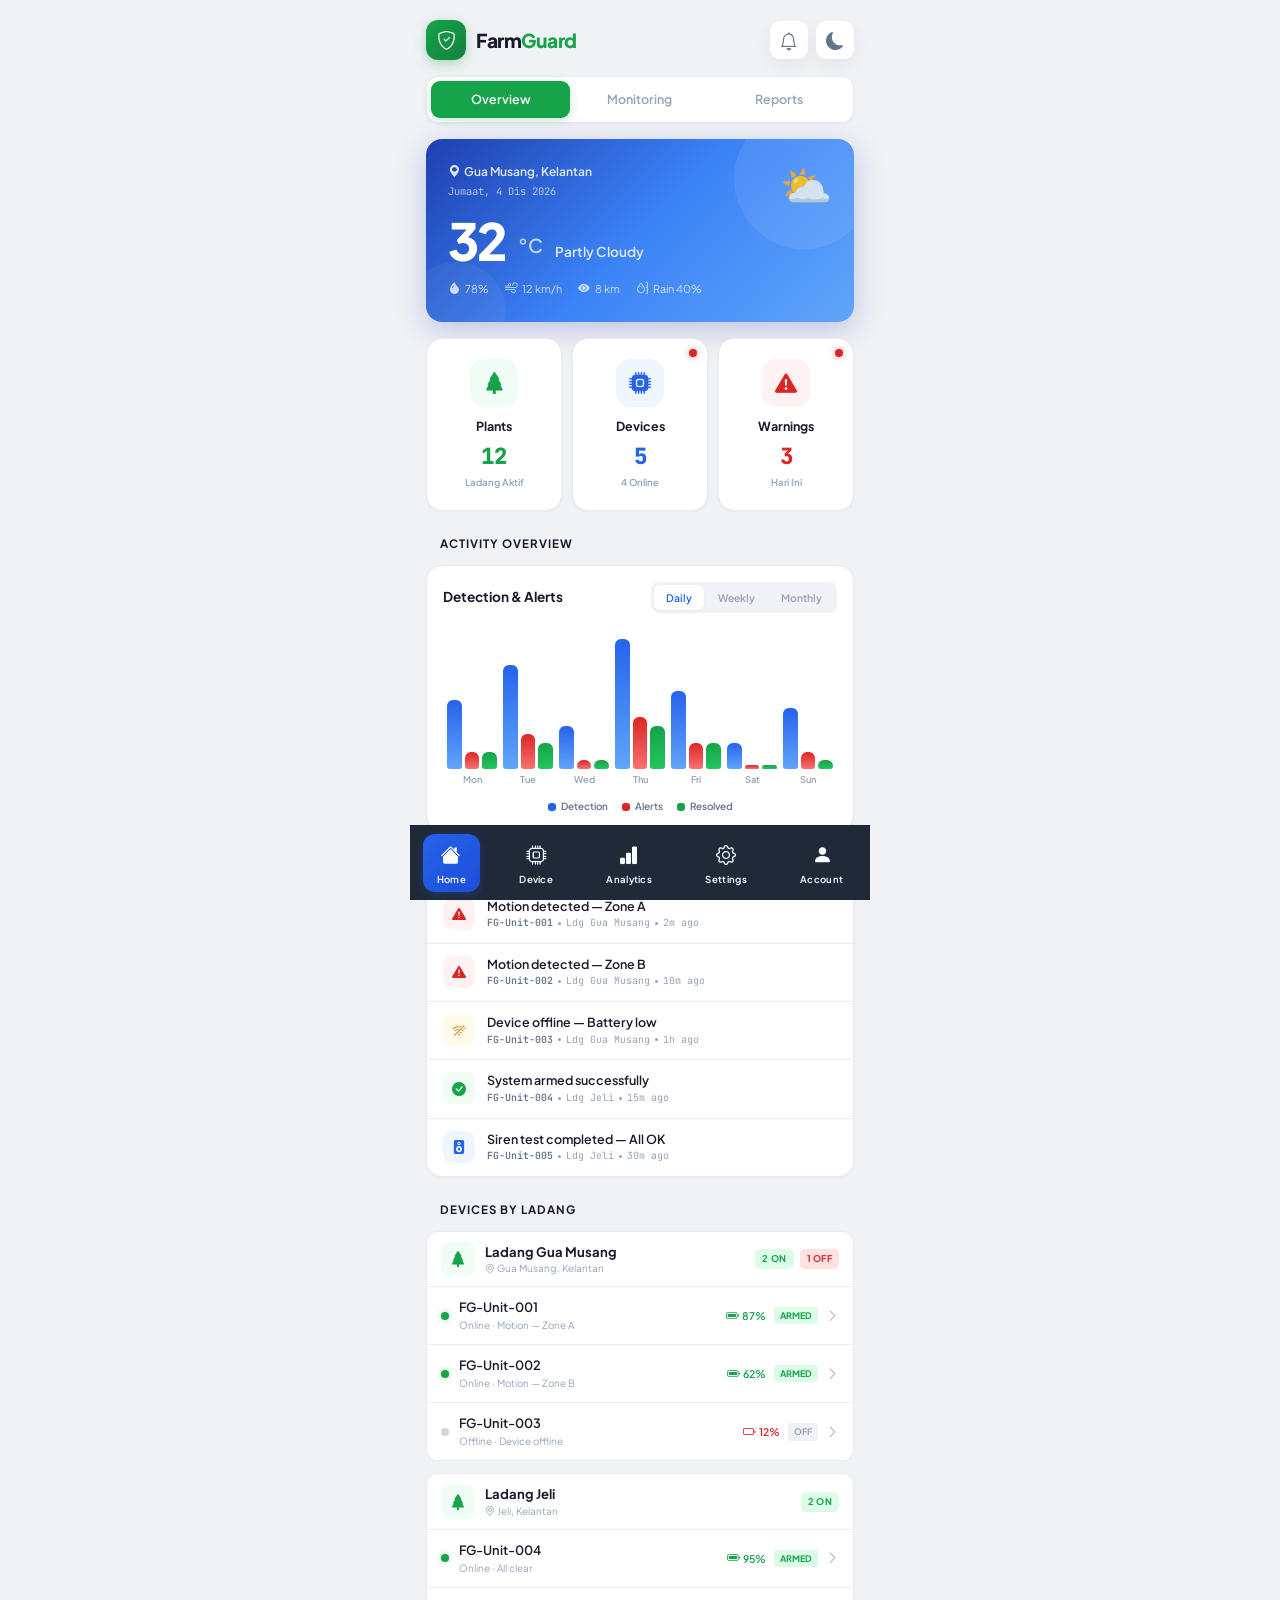
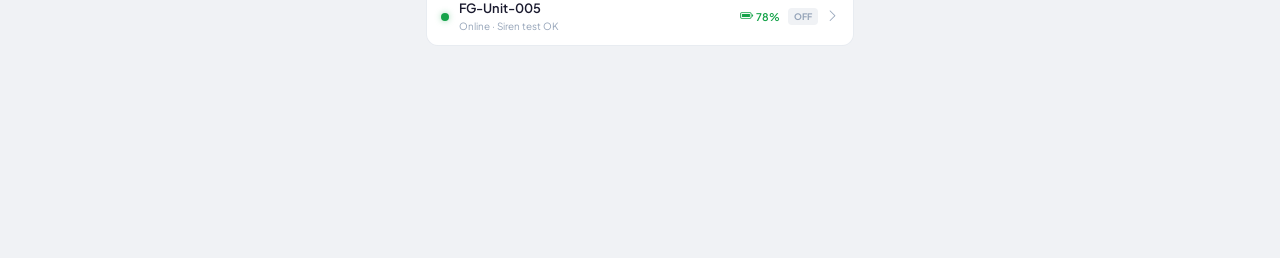
<file: index.html>
<!DOCTYPE html>
<html lang="en">
<head>
    <meta charset="UTF-8">
    <meta name="viewport" content="width=device-width, initial-scale=1.0, user-scalable=no">
    <title>FarmGuard — Home</title>
    <link href="https://cdn.jsdelivr.net/npm/bootstrap@5.3.3/dist/css/bootstrap.min.css" rel="stylesheet">
    <link href="https://cdn.jsdelivr.net/npm/bootstrap-icons@1.11.3/font/bootstrap-icons.min.css" rel="stylesheet">
    <link href="https://fonts.googleapis.com/css2?family=Plus+Jakarta+Sans:wght@300;400;500;600;700;800&family=JetBrains+Mono:wght@400;500;600&display=swap" rel="stylesheet">
    <link rel="stylesheet" href="css/styles.css">
</head>
<body>

<div class="app">
    <!-- Header -->
    <div class="header">
        <div class="brand">
            <div class="brand-logo"><i class="bi bi-shield-check"></i></div>
            <div class="brand-name" id="headerBrandName">Farm<span>Guard</span></div>
        </div>
        <div class="hdr-right">
            <button class="hdr-btn" title="Notifications"><i class="bi bi-bell"></i></button>
            <button class="hdr-btn dm-btn" onclick="toggleDark()" title="Dark Mode"><i class="bi bi-moon-fill"></i></button>
        </div>
    </div>

    <!-- 3 Tabs -->
    <div class="top-tabs">
        <div class="tab-item active">Overview</div>
        <div class="tab-item">Monitoring</div>
        <div class="tab-item">Reports</div>
    </div>

    <!-- Weather Hero -->
    <div class="weather-hero">
        <div class="wh-top">
            <div>
                <div class="wh-loc"><i class="bi bi-geo-alt-fill"></i> Gua Musang, Kelantan</div>
                <div class="wh-date" id="wDate"></div>
            </div>
            <div class="wh-icon">⛅</div>
        </div>
        <div class="wh-main">
            <div class="wh-temp">32</div>
            <div class="wh-deg">°C</div>
            <div class="wh-cond">Partly Cloudy</div>
        </div>
        <div class="wh-details">
            <div class="wh-det"><i class="bi bi-droplet-fill"></i> 78%</div>
            <div class="wh-det"><i class="bi bi-wind"></i> 12 km/h</div>
            <div class="wh-det"><i class="bi bi-eye-fill"></i> 8 km</div>
            <div class="wh-det"><i class="bi bi-moisture"></i> Rain 40%</div>
        </div>
    </div>

    <!-- 3 Square Buttons -->
    <div class="sq-grid">
        <div class="sq-btn" onclick="goPage('plants')">
            <div class="sq-badge" id="plantBadge"></div>
            <div class="sq-icon sq-green"><i class="bi bi-tree-fill"></i></div>
            <div class="sq-label">Plants</div>
            <div class="sq-count c-green">12</div>
            <div class="sq-sub">Ladang Aktif</div>
        </div>
        <div class="sq-btn" onclick="goPage('devices')">
            <div class="sq-badge show" id="devBadge"></div>
            <div class="sq-icon sq-blue"><i class="bi bi-cpu-fill"></i></div>
            <div class="sq-label">Devices</div>
            <div class="sq-count c-blue">5</div>
            <div class="sq-sub">4 Online</div>
        </div>
        <div class="sq-btn" onclick="goPage('warnings')">
            <div class="sq-badge show" id="warnBadge"></div>
            <div class="sq-icon sq-red"><i class="bi bi-exclamation-triangle-fill"></i></div>
            <div class="sq-label">Warnings</div>
            <div class="sq-count c-red">3</div>
            <div class="sq-sub">Hari Ini</div>
        </div>
    </div>

    <!-- Activity Chart -->
    <div class="sec-hdr sec-purple">
        <div class="sec-color"></div>
        <div class="sec-title">Activity Overview</div>
        <div class="sec-line"></div>
    </div>
    <div class="chart-card">
        <div class="chart-head">
            <div class="chart-title">Detection & Alerts</div>
            <div class="chart-filter">
                <div class="cf-item active" onclick="setFilter('daily',this)">Daily</div>
                <div class="cf-item" onclick="setFilter('weekly',this)">Weekly</div>
                <div class="cf-item" onclick="setFilter('monthly',this)">Monthly</div>
            </div>
        </div>
        <div class="chart-area" id="chartArea"></div>
        <div class="chart-legend">
            <div class="legend-item"><div class="legend-dot ld-blue"></div>Detection</div>
            <div class="legend-item"><div class="legend-dot ld-red"></div>Alerts</div>
            <div class="legend-item"><div class="legend-dot ld-green"></div>Resolved</div>
        </div>
    </div>

    <!-- 5 Latest Activity -->
    <div class="sec-hdr sec-blue">
        <div class="sec-color"></div>
        <div class="sec-title">5 Latest Activity</div>
        <div class="sec-line"></div>
    </div>
    <div class="act-card" id="actFeed"></div>

    <!-- Devices by Ladang -->
    <div class="sec-hdr sec-green">
        <div class="sec-color"></div>
        <div class="sec-title">Devices by Ladang</div>
        <div class="sec-line"></div>
    </div>
    <div id="ladangList"></div>
</div>

<!-- Bottom Nav -->
<div class="bnav">
    <button class="ni act" onclick="navHome()"><i class="bi bi-house-fill"></i><span>Home</span></button>
    <button class="ni" onclick="navDevice()"><i class="bi bi-cpu"></i><span>Device</span></button>
    <button class="ni" onclick="alert('Analytics page coming soon')"><i class="bi bi-bar-chart-fill"></i><span>Analytics</span></button>
    <button class="ni" onclick="navSettings()"><i class="bi bi-gear"></i><span>Settings</span></button>
    <button class="ni" onclick="navAccount()"><i class="bi bi-person-fill"></i><span>Account</span></button>
</div>

<script src="js/home.js"></script>
</body>
</html>
</file>
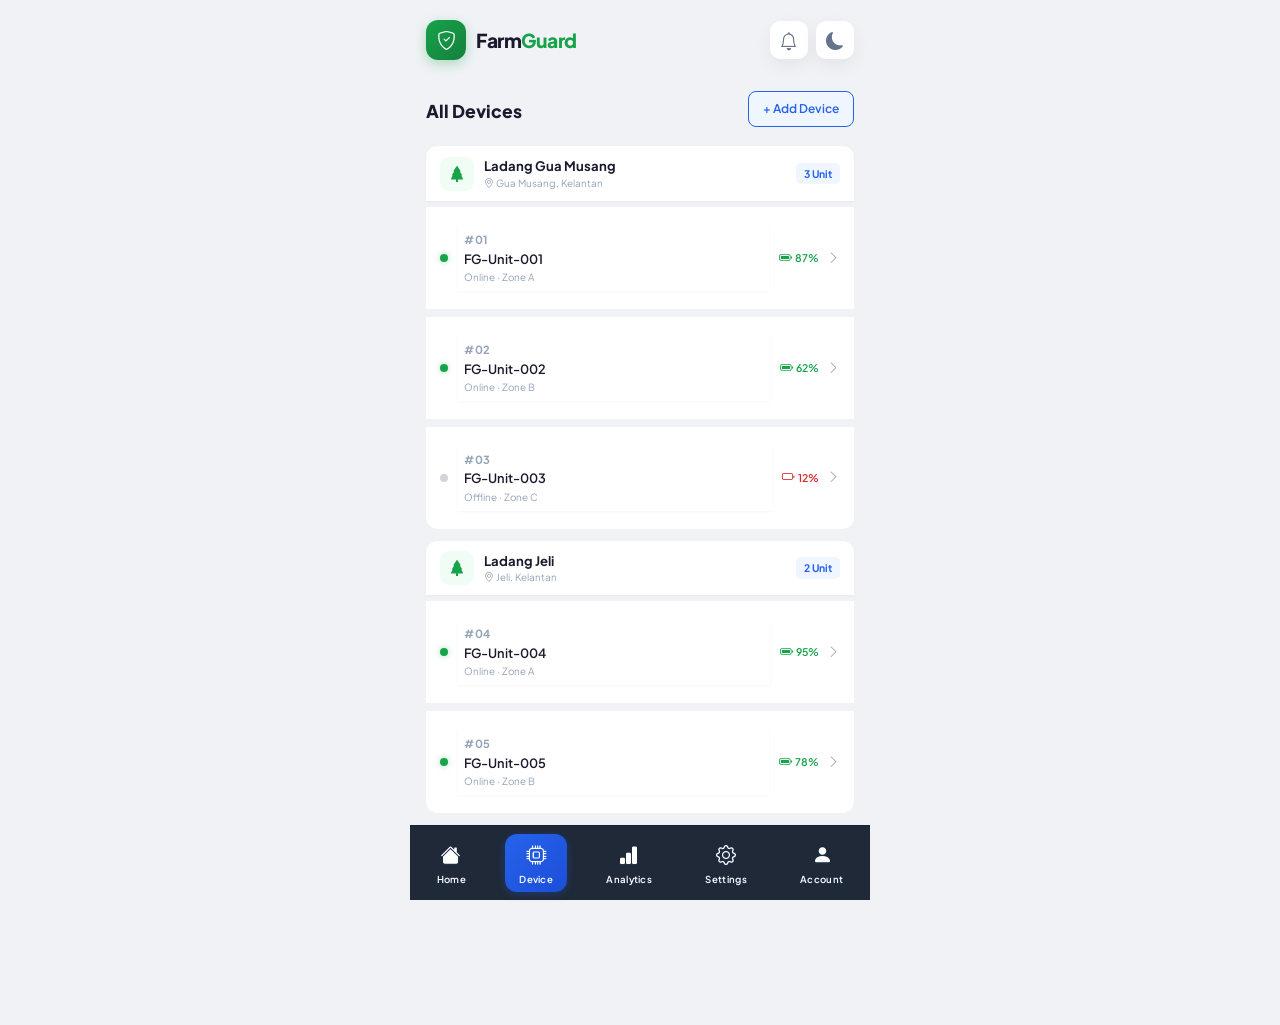
<file: device-list.html>
<!DOCTYPE html>
<html lang="en">
<head>
    <meta charset="UTF-8">
    <meta name="viewport" content="width=device-width, initial-scale=1.0, user-scalable=no">
    <title>FarmGuard — Devices</title>
    <link href="https://cdn.jsdelivr.net/npm/bootstrap@5.3.3/dist/css/bootstrap.min.css" rel="stylesheet">
    <link href="https://cdn.jsdelivr.net/npm/bootstrap-icons@1.11.3/font/bootstrap-icons.min.css" rel="stylesheet">
    <link href="https://fonts.googleapis.com/css2?family=Plus+Jakarta+Sans:wght@300;400;500;600;700;800&family=JetBrains+Mono:wght@400;500;600&display=swap" rel="stylesheet">
    <link rel="stylesheet" href="css/styles.css">
</head>
<body>

<div class="app">
    <!-- Header -->
    <div class="header">
        <div class="brand">
            <div class="brand-logo"><i class="bi bi-shield-check"></i></div>
            <div class="brand-name" id="headerBrandName">Farm<span>Guard</span></div>
        </div>
        <div class="hdr-right">
            <button class="hdr-btn" title="Notifications"><i class="bi bi-bell"></i></button>
            <button class="dark-mode-btn" onclick="toggleDarkMode()" title="Dark Mode"><i class="bi bi-moon-fill"></i></button>
        </div>
    </div>

    <!-- Page Title + Add Button -->
    <div style="display:flex;align-items:center;justify-content:space-between;margin:16px 0 8px">
        <div class="page-title">All Devices</div>
        <button id="openAddDevice" class="dn-edit-btn">+ Add Device</button>
    </div>

    <!-- Device List by Ladang -->
    <div id="devList"></div>
</div>

<!-- Bottom Nav -->
<div class="bnav">
    <button class="ni" onclick="navHome()"><i class="bi bi-house-fill"></i><span>Home</span></button>
    <button class="ni act" onclick="navDevice()"><i class="bi bi-cpu"></i><span>Device</span></button>
    <button class="ni" onclick="alert('Analytics page coming soon')"><i class="bi bi-bar-chart-fill"></i><span>Analytics</span></button>
    <button class="ni" onclick="navSettings()"><i class="bi bi-gear"></i><span>Settings</span></button>
    <button class="ni" onclick="navAccount()"><i class="bi bi-person-fill"></i><span>Account</span></button>
</div>

<script src="js/script.js"></script>
<script src="js/ladang.js"></script>
<script src="js/device-list.js"></script>
    <!-- Add Device Modal -->
    <div id="addDeviceModal" class="modal" style="display:none;align-items:center;justify-content:center;">
        <div class="modal-content">
            <div class="modal-hdr">
                <span>Tambah Device</span>
                <button class="modal-close" onclick="closeAddDeviceModal()"><i class="bi bi-x-lg"></i></button>
            </div>
            <div class="modal-body">
                <label class="ai-label">Pilih Ladang</label>
                <div style="display:flex;gap:8px;margin-bottom:10px;align-items:center">
                    <select id="farmSelect" class="name-input" style="flex:1"></select>
                    <button class="dn-edit-btn" onclick="openAddLadangModal()">Tambah</button>
                </div>

                <label class="ai-label">Lokasi (contoh: Zone A)</label>
                <input id="deviceLoc" class="name-input" placeholder="Lokasi device (optional)">

                <label class="ai-label" style="margin-top:10px">Nama Device</label>
                <input id="deviceName" class="name-input" placeholder="Nama device atau biarkan kosong untuk auto">
                <div style="display:flex;align-items:center;gap:8px;margin-top:8px">
                    <input type="checkbox" id="autoNo">
                    <label for="autoNo">Auto running number</label>
                </div>

                <label class="ai-label" style="margin-top:10px">Tarikh</label>
                <input id="deviceDate" class="name-input" readonly>
            </div>
            <div class="modal-footer">
                <button class="btn-cancel" onclick="closeAddDeviceModal()">Batal</button>
                <button class="btn-save" onclick="addDevice()">Simpan</button>
            </div>
        </div>
    </div>
        <!-- Add Ladang Modal (same pattern as ladang-list) -->
        <div id="addLadangModal" class="modal" style="display:none;align-items:center;justify-content:center;">
            <div class="modal-content">
                <div class="modal-hdr">
                    <span>Tambah Ladang</span>
                    <button class="modal-close" onclick="closeAddLadangModal()"><i class="bi bi-x-lg"></i></button>
                </div>
                <div class="modal-body">
                    <label class="ai-label">Nama Ladang</label>
                    <input id="ladangName" class="name-input" placeholder="Contoh: Ladang Gua Musang">
                    <label class="ai-label" style="margin-top:10px">Lokasi (Bandar, Negeri)</label>
                    <input id="ladangLoc" class="name-input" placeholder="Contoh: Gua Musang, Kelantan">
                </div>
                <div class="modal-footer">
                    <button class="btn-cancel" onclick="closeAddLadangModal()">Batal</button>
                    <button class="btn-save" onclick="saveLadang()">Simpan</button>
                </div>
            </div>
        </div>
</body>
</html>
</file>
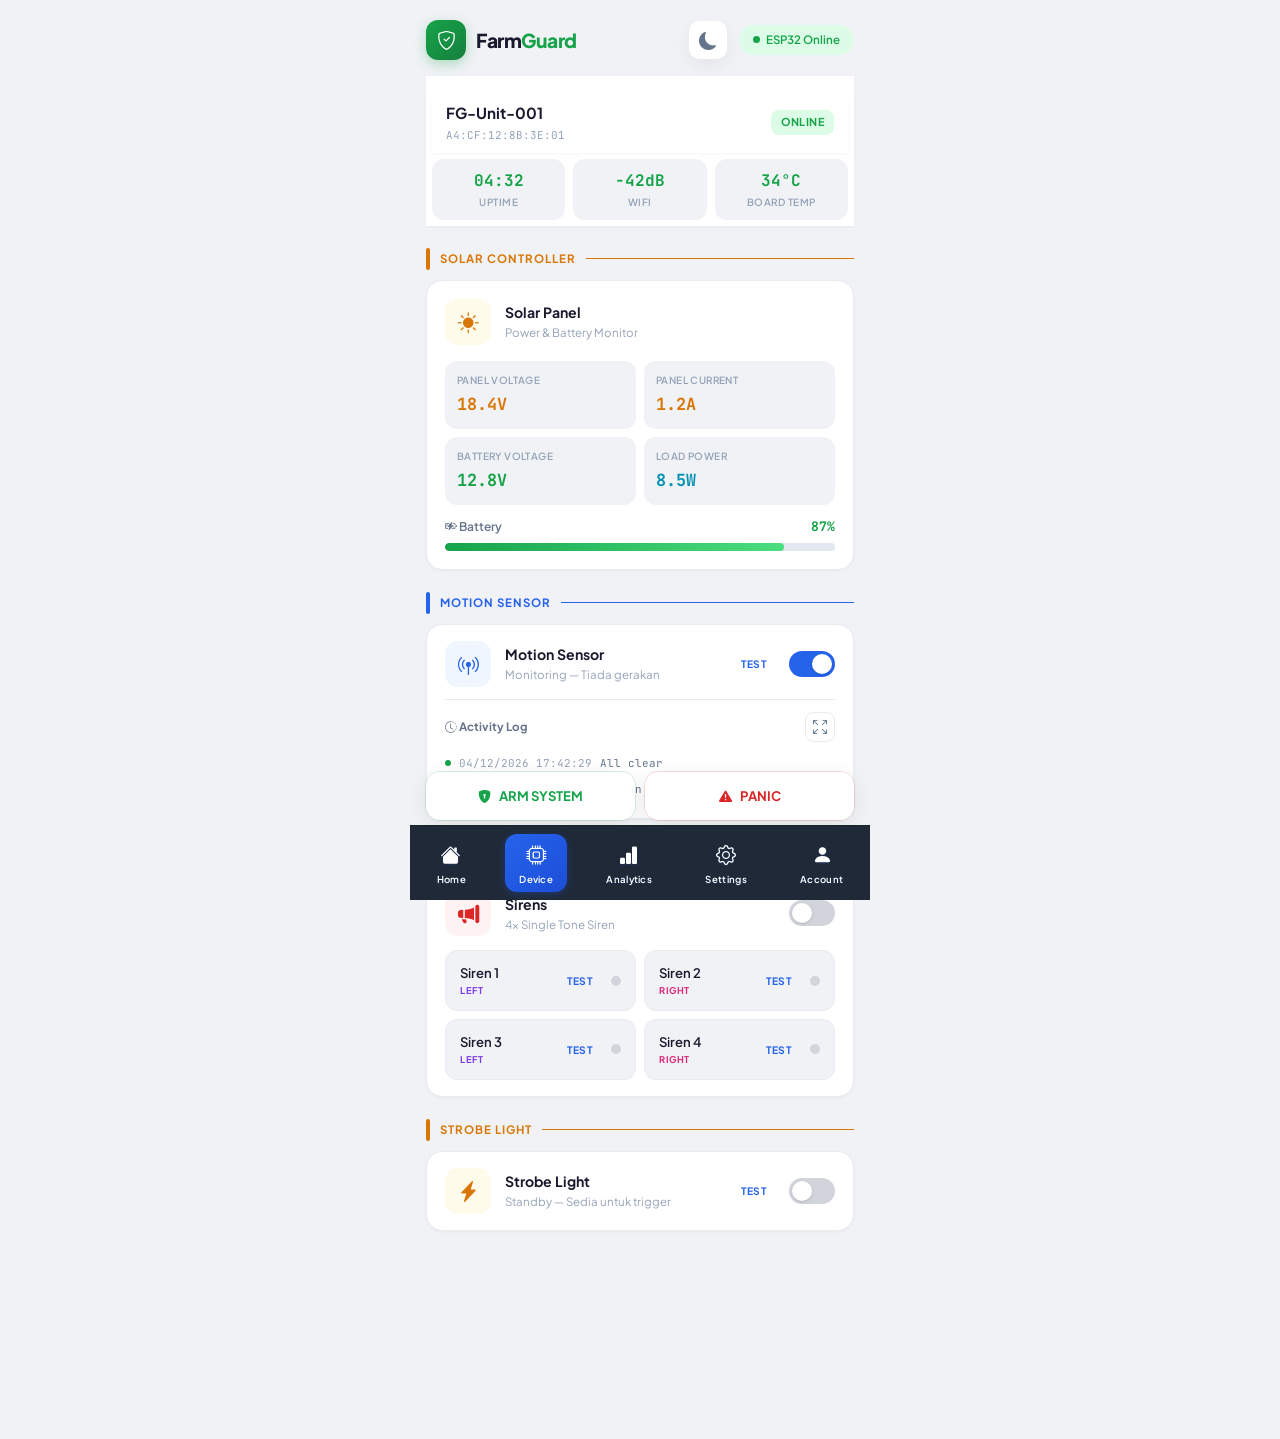
<file: devices.html>
<!DOCTYPE html>
<html lang="en">
<head>
    <meta charset="UTF-8">
    <meta name="viewport" content="width=device-width, initial-scale=1.0, user-scalable=no">
    <title>FarmGuard — Device</title>
    <link href="https://cdn.jsdelivr.net/npm/bootstrap@5.3.3/dist/css/bootstrap.min.css" rel="stylesheet">
    <link href="https://cdn.jsdelivr.net/npm/bootstrap-icons@1.11.3/font/bootstrap-icons.min.css" rel="stylesheet">
    <link href="https://fonts.googleapis.com/css2?family=Plus+Jakarta+Sans:wght@300;400;500;600;700;800&family=JetBrains+Mono:wght@400;500;600&display=swap" rel="stylesheet">
    <link rel="stylesheet" href="css/styles.css">
</head>
<body>

<div class="toast-a" id="toastArea"></div>

<div class="app">
    <!-- Header -->
    <div class="header">
        <div class="brand">
            <div class="brand-logo"><i class="bi bi-shield-check"></i></div>
            <div class="brand-name" id="headerBrandName">Farm<span>Guard</span></div>
        </div>
        <div style="display:flex;align-items:center;gap:12px">
            <button id="darkModeBtn" class="dark-mode-btn" onclick="toggleDarkMode()" title="Toggle Dark Mode">
                <i class="bi bi-moon-fill"></i>
            </button>
            <div class="conn-pill"><div class="conn-dot"></div>ESP32 Online</div>
        </div>
    </div>

    <!-- Device Info -->
    <div class="dev-info">
        <div class="section-top">
            <div><div class="dev-nm">FG-Unit-001</div><div class="dev-mac">A4:CF:12:8B:3E:01</div></div>
            <div class="badge-on">Online</div>
        </div>
        <div class="stats-row">
            <div class="stat-box"><div class="stat-v" id="uptime">04:32</div><div class="stat-l">Uptime</div></div>
            <div class="stat-box"><div class="stat-v" id="wifi">-42dB</div><div class="stat-l">WiFi</div></div>
            <div class="stat-box"><div class="stat-v" id="temp">34°C</div><div class="stat-l">Board Temp</div></div>
        </div>
    </div>

    <!-- 1. SOLAR CONTROLLER -->
    <div class="sec-hdr sec-amber">
        <div class="sec-color"></div>
        <div class="sec-title">Solar Controller</div>
        <div class="sec-line"></div>
    </div>
    <div class="sol-card">
        <div class="sol-top">
            <div class="sol-ic"><i class="bi bi-sun-fill"></i></div>
            <div><div class="c-nm">Solar Panel</div><div class="c-ds">Power & Battery Monitor</div></div>
        </div>
        <div class="sol-grid">
            <div class="si"><div class="si-l">Panel Voltage</div><div class="si-v va" id="pvV">18.4V</div></div>
            <div class="si"><div class="si-l">Panel Current</div><div class="si-v va" id="pvA">1.2A</div></div>
            <div class="si"><div class="si-l">Battery Voltage</div><div class="si-v vg" id="bvV">12.8V</div></div>
            <div class="si"><div class="si-l">Load Power</div><div class="si-v vc" id="ldW">8.5W</div></div>
        </div>
        <div class="bt-sec">
            <div class="bt-hd"><span class="bt-lb"><i class="bi bi-battery-charging"></i> Battery</span><span class="bt-pc" id="btPc">87%</span></div>
            <div class="bt-tk"><div class="bt-fl" id="btFl" style="width:87%"></div></div>
        </div>
    </div>

    <!-- 2. MOTION SENSOR -->
    <div class="sec-hdr sec-blue">
        <div class="sec-color"></div>
        <div class="sec-title">Motion Sensor</div>
        <div class="sec-line"></div>
    </div>
    <div class="g-card" id="motionCard">
        <div class="card-hd">
            <div class="c-ic ic-b"><i class="bi bi-broadcast-pin"></i></div>
            <div class="c-inf">
                <div class="c-nm">Motion Sensor</div>
                <div class="c-ds" id="motionDesc">Monitoring — Tiada gerakan</div>
                <div class="c-tm" id="motionTm" style="color:var(--blue)"></div>
            </div>
            <span class="test-lbl" id="motionTest" onclick="testMotion()">TEST</span>
            <label class="tog t-blue">
                <input type="checkbox" id="motionTog" checked onchange="toggleMotion(this.checked)">
                <span class="tog-s"></span>
            </label>
        </div>
        <div class="mt-sec">
            <div class="mt-hd">
                <span class="mt-title"><i class="bi bi-clock-history"></i> Activity Log</span>
                <button class="mt-expand" onclick="openModal()" title="Lihat semua"><i class="bi bi-arrows-fullscreen"></i></button>
            </div>
            <div class="m-log" id="motionLog"></div>
        </div>
    </div>

    <!-- 3. SIREN CONTROL -->
    <div class="sec-hdr sec-red">
        <div class="sec-color"></div>
        <div class="sec-title">Siren Control</div>
        <div class="sec-line"></div>
    </div>
    <div class="g-card" id="sirenCard">
        <div class="card-hd">
            <div class="c-ic ic-r"><i class="bi bi-megaphone-fill"></i></div>
            <div class="c-inf">
                <div class="c-nm">Sirens</div>
                <div class="c-ds">4x Single Tone Siren</div>
            </div>
            <label class="tog t-red">
                <input type="checkbox" id="allSirTog" onchange="toggleAllSirens(this.checked)">
                <span class="tog-s"></span>
            </label>
        </div>
        <div class="sir-grid">
            <!-- 1=Left, 2=Right, 3=Left, 4=Right -->
            <div class="sir-cell" id="sc1" onclick="toggleSiren(1)">
                <div><div class="sc-nm">Siren 1</div><div class="sc-sd left">LEFT</div><div class="sc-tm" id="st1"></div></div>
                <div class="sir-right"><span class="test-lbl" id="tl1" onclick="event.stopPropagation();testSiren(1)">TEST</span><div class="sir-dot"></div></div>
            </div>
            <div class="sir-cell" id="sc2" onclick="toggleSiren(2)">
                <div><div class="sc-nm">Siren 2</div><div class="sc-sd right">RIGHT</div><div class="sc-tm" id="st2"></div></div>
                <div class="sir-right"><span class="test-lbl" id="tl2" onclick="event.stopPropagation();testSiren(2)">TEST</span><div class="sir-dot"></div></div>
            </div>
            <div class="sir-cell" id="sc3" onclick="toggleSiren(3)">
                <div><div class="sc-nm">Siren 3</div><div class="sc-sd left">LEFT</div><div class="sc-tm" id="st3"></div></div>
                <div class="sir-right"><span class="test-lbl" id="tl3" onclick="event.stopPropagation();testSiren(3)">TEST</span><div class="sir-dot"></div></div>
            </div>
            <div class="sir-cell" id="sc4" onclick="toggleSiren(4)">
                <div><div class="sc-nm">Siren 4</div><div class="sc-sd right">RIGHT</div><div class="sc-tm" id="st4"></div></div>
                <div class="sir-right"><span class="test-lbl" id="tl4" onclick="event.stopPropagation();testSiren(4)">TEST</span><div class="sir-dot"></div></div>
            </div>
        </div>
    </div>

    <!-- 4. STROBE LIGHT -->
    <div class="sec-hdr sec-yellow">
        <div class="sec-color"></div>
        <div class="sec-title">Strobe Light</div>
        <div class="sec-line"></div>
    </div>
    <div class="g-card" id="strobeCard">
        <div class="card-hd">
            <div class="c-ic ic-a"><i class="bi bi-lightning-charge-fill"></i></div>
            <div class="c-inf">
                <div class="c-nm">Strobe Light</div>
                <div class="c-ds" id="strobeDesc">Standby — Sedia untuk trigger</div>
                <div class="c-tm" id="strobeTm" style="color:var(--amber)"></div>
            </div>
            <span class="test-lbl" id="strobeTest" onclick="testStrobe()">TEST</span>
            <label class="tog t-amb">
                <input type="checkbox" id="strobeTog" onchange="toggleStrobe(this.checked)">
                <span class="tog-s"></span>
            </label>
        </div>
    </div>

</div>

<!-- Floating ARM / PANIC -->
<div class="float-bar mb-2">
    <button class="fb fb-arm" id="armBtn" onclick="toggleArm()"><i class="bi bi-shield-lock-fill"></i> ARM SYSTEM</button>
    <button class="fb fb-panic" id="panicBtn" onclick="togglePanic()"><i class="bi bi-exclamation-triangle-fill"></i> PANIC</button>
</div>

<!-- Bottom Nav -->
<div class="bnav">
    <button class="ni" onclick="navHome()"><i class="bi bi-house-fill"></i><span>Home</span></button>
    <button class="ni act" onclick="navDevice()"><i class="bi bi-cpu"></i><span>Device</span></button>
    <button class="ni" onclick="alert('Analytics page coming soon')"><i class="bi bi-bar-chart-fill"></i><span>Analytics</span></button>
    <button class="ni" onclick="alert('Settings page coming soon')"><i class="bi bi-gear"></i><span>Settings</span></button>
    <button class="ni" onclick="navAccount()"><i class="bi bi-person-fill"></i><span>Account</span></button>
</div>

<!-- Detection Modal -->
<div class="mo-ov" id="detModal" onclick="if(event.target===this)closeModal()">
    <div class="mo-sh">
        <div class="mo-bar"></div>
        <div class="mo-hd">
            <div class="mo-tt"><i class="bi bi-broadcast-pin"></i> Detection History</div>
            <button class="mo-cl" onclick="closeModal()"><i class="bi bi-x-lg"></i></button>
        </div>
        <div class="mo-bd" id="modalBody"></div>
    </div>
</div>

<script src="js/script.js"></script>
</body>
</html>
</file>
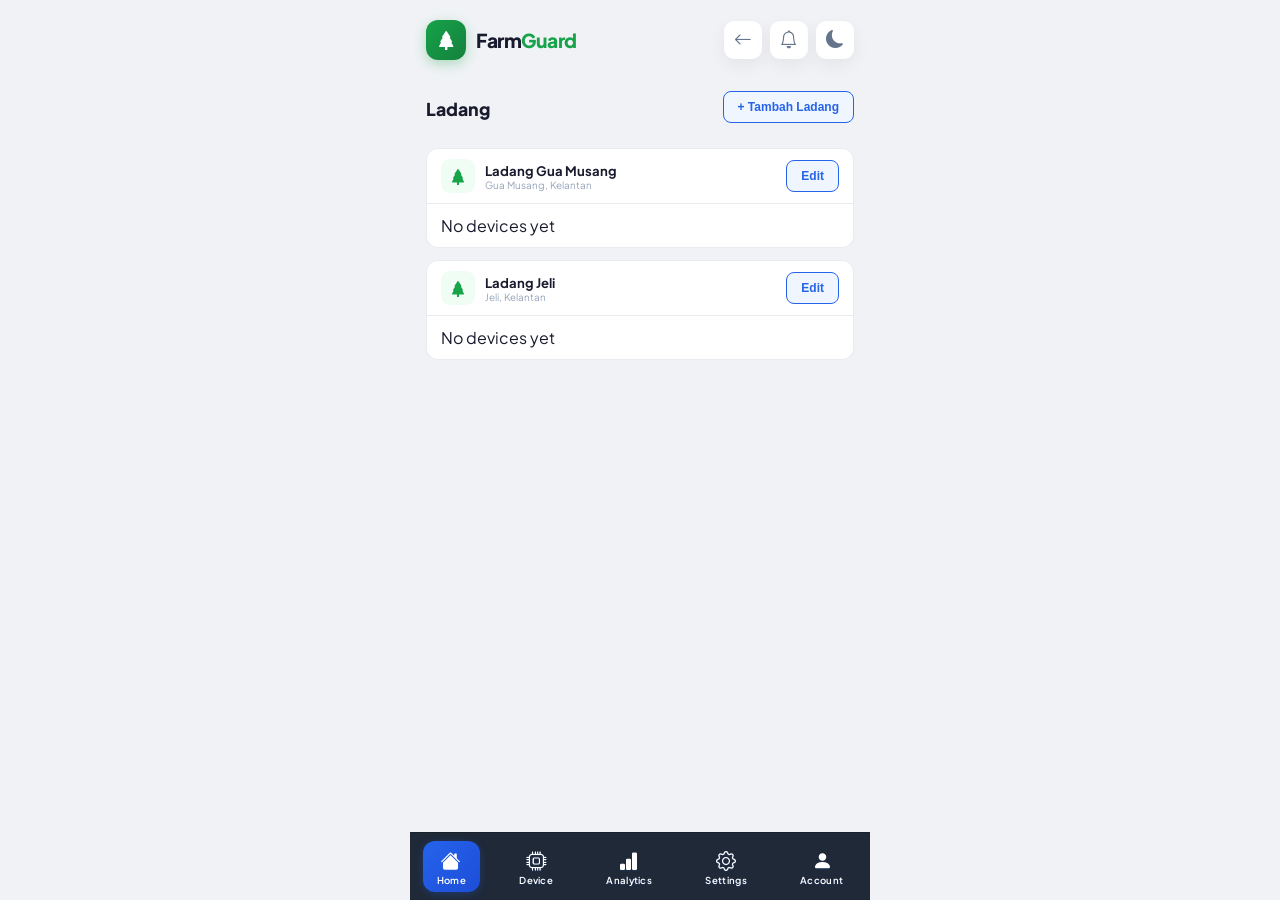
<file: ladang-list.html>
<!DOCTYPE html>
<html lang="en">
<head>
    <meta charset="UTF-8">
    <meta name="viewport" content="width=device-width, initial-scale=1.0, user-scalable=no">
    <title>FarmGuard — Ladang</title>
    <link href="https://cdn.jsdelivr.net/npm/bootstrap-icons@1.11.3/font/bootstrap-icons.min.css" rel="stylesheet">
    <link href="https://fonts.googleapis.com/css2?family=Plus+Jakarta+Sans:wght@300;400;500;600;700;800&family=JetBrains+Mono:wght@400;500;600&display=swap" rel="stylesheet">
    <link rel="stylesheet" href="css/styles.css">
</head>
<body>

<div class="app">
    <div class="header">
        <div class="brand">
            <div class="brand-logo"><i class="bi bi-tree-fill"></i></div>
            <div class="brand-name">Farm<span>Guard</span></div>
        </div>
        <div class="hdr-right">
            <button class="hdr-btn" onclick="navBack()"><i class="bi bi-arrow-left"></i></button>
            <button class="hdr-btn" title="Notifications"><i class="bi bi-bell"></i></button>
            <button class="dark-mode-btn" onclick="toggleDarkMode()" title="Dark Mode"><i class="bi bi-moon-fill"></i></button>
        </div>
    </div>

    <div style="display:flex;align-items:center;justify-content:space-between;margin:16px 0">
        <div class="page-title">Ladang</div>
        <button id="openAddLadang" class="dn-edit-btn">+ Tambah Ladang</button>
    </div>

    <div id="ladangListArea"></div>
</div>

<!-- Add Ladang Modal -->
<div id="addLadangModal" class="modal" style="display:none;align-items:center;justify-content:center;">
    <div class="modal-content">
        <div class="modal-hdr">
            <span>Tambah Ladang</span>
            <button class="modal-close" onclick="closeAddLadangModal()"><i class="bi bi-x-lg"></i></button>
        </div>
        <div class="modal-body">
            <label class="ai-label">Nama Ladang</label>
            <input id="ladangName" class="name-input" placeholder="Contoh: Ladang Gua Musang">
            <label class="ai-label" style="margin-top:10px">Lokasi (Bandar, Negeri)</label>
            <input id="ladangLoc" class="name-input" placeholder="Contoh: Gua Musang, Kelantan">
        </div>
        <div class="modal-footer">
            <button class="btn-cancel" onclick="closeAddLadangModal()">Batal</button>
            <button class="btn-save" onclick="saveLadang()">Simpan</button>
        </div>
    </div>
</div>
    <!-- Bottom Nav -->
    <div class="bnav">
        <button class="ni" onclick="navHome()"><i class="bi bi-house-fill"></i><span>Home</span></button>
        <button class="ni" onclick="navDevice()"><i class="bi bi-cpu"></i><span>Device</span></button>
        <button class="ni" onclick="alert('Analytics page coming soon')"><i class="bi bi-bar-chart-fill"></i><span>Analytics</span></button>
        <button class="ni" onclick="alert('Settings page coming soon')"><i class="bi bi-gear"></i><span>Settings</span></button>
        <button class="ni" onclick="navAccount()"><i class="bi bi-person-fill"></i><span>Account</span></button>
    </div>

<script src="js/script.js"></script>
<script src="js/ladang.js"></script>
</body>
</html>
</file>
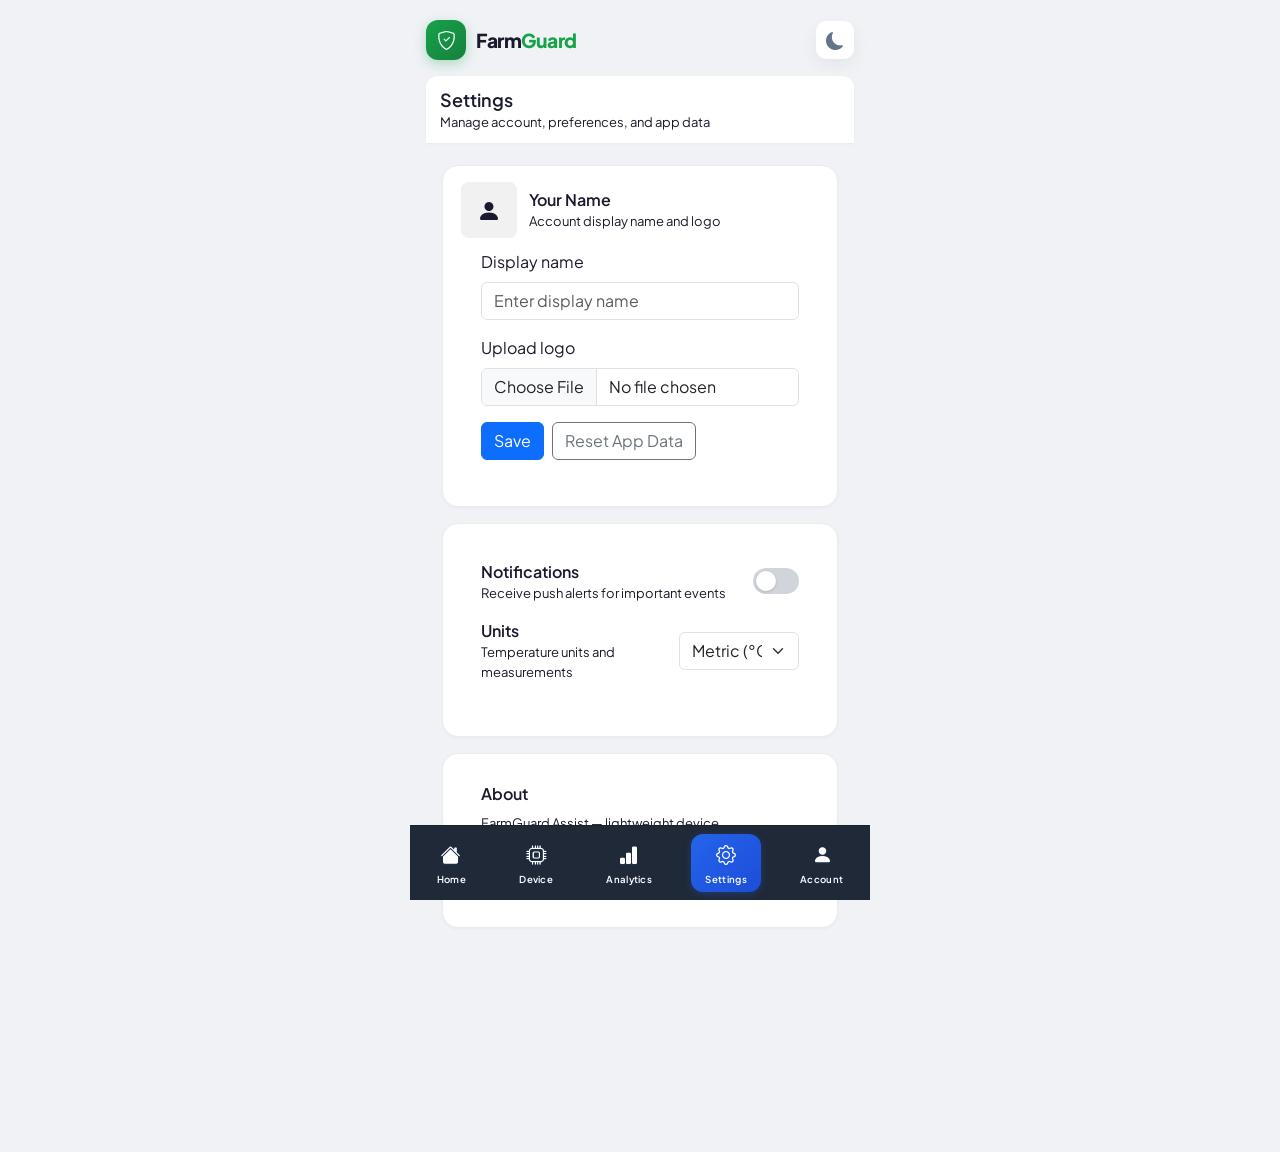
<file: settings.html>
<!DOCTYPE html>
<html lang="en">
<head>
    <meta charset="UTF-8">
    <meta name="viewport" content="width=device-width, initial-scale=1.0, user-scalable=no">
    <title>FarmGuard — Settings</title>
    <link href="https://cdn.jsdelivr.net/npm/bootstrap@5.3.3/dist/css/bootstrap.min.css" rel="stylesheet">
    <link href="https://cdn.jsdelivr.net/npm/bootstrap-icons@1.11.3/font/bootstrap-icons.min.css" rel="stylesheet">
    <link href="https://fonts.googleapis.com/css2?family=Plus+Jakarta+Sans:wght@300;400;500;600;700;800&family=JetBrains+Mono:wght@400;500;600&display=swap" rel="stylesheet">
    <link rel="stylesheet" href="css/styles.css">
</head>
<body>

<div class="toast-a" id="toastArea"></div>

<div class="app">
    <!-- Header -->
    <div class="header">
        <div class="brand">
            <div class="brand-logo"><i class="bi bi-shield-check"></i></div>
            <div class="brand-name" id="headerBrandName">Farm<span>Guard</span></div>
        </div>
        <div style="display:flex;align-items:center;gap:12px">
            <button id="darkModeBtn" class="dark-mode-btn" onclick="toggleDarkMode()" title="Toggle Dark Mode">
                <i class="bi bi-moon-fill"></i>
            </button>
        </div>
    </div>

    <!-- Settings Top -->
    <div class="section-top">
        <div>
            <div style="font-weight:600;font-size:18px">Settings</div>
            <div style="color:var(--muted);font-size:13px">Manage account, preferences, and app data</div>
        </div>
    </div>

    <div style="padding:16px;">
        <!-- Profile -->
        <div class="g-card">
            <div class="card-hd" style="align-items:center;gap:12px;">
                <div style="width:56px;height:56px;border-radius:8px;overflow:hidden;background:#f1f1f1;display:flex;align-items:center;justify-content:center" id="logoPreview">
                    <i class="bi bi-person-fill" style="font-size:24px;color:var(--muted)"></i>
                </div>
                <div style="flex:1">
                    <div style="font-weight:600" id="profileNameLabel">Your Name</div>
                    <div style="color:var(--muted);font-size:13px">Account display name and logo</div>
                </div>
            </div>
            <div class="mo-bd">
                <div class="mb-3">
                    <label class="form-label">Display name</label>
                    <input id="displayName" class="form-control" placeholder="Enter display name">
                </div>
                <div class="mb-3">
                    <label class="form-label">Upload logo</label>
                    <input id="logoFile" type="file" accept="image/*" class="form-control" onchange="previewLogo(event)">
                </div>
                <div style="display:flex;gap:8px">
                    <button class="btn btn-primary" onclick="saveAccountSettings()">Save</button>
                    <button class="btn btn-outline-secondary" onclick="resetAppData()">Reset App Data</button>
                </div>
            </div>
        </div>

        <!-- Preferences -->
        <div class="g-card mt-3">
            <div class="mo-bd">
                <div style="display:flex;justify-content:space-between;align-items:center;padding:8px 0">
                    <div>
                        <div style="font-weight:600">Notifications</div>
                        <div style="color:var(--muted);font-size:13px">Receive push alerts for important events</div>
                    </div>
                    <label class="tog">
                        <input type="checkbox" id="notifToggle">
                        <span class="tog-s"></span>
                    </label>
                </div>
                <div style="display:flex;justify-content:space-between;align-items:center;padding:8px 0">
                    <div>
                        <div style="font-weight:600">Units</div>
                        <div style="color:var(--muted);font-size:13px">Temperature units and measurements</div>
                    </div>
                    <div>
                        <select id="unitSelect" class="form-select" style="width:120px">
                            <option value="metric">Metric (°C)</option>
                            <option value="imperial">Imperial (°F)</option>
                        </select>
                    </div>
                </div>
            </div>
        </div>

        <!-- About / Version -->
        <div class="g-card mt-3">
            <div class="mo-bd">
                <div style="font-weight:600">About</div>
                <div style="color:var(--muted);font-size:13px;margin-top:8px">FarmGuard Assist — lightweight device management for small farms.</div>
                <div style="color:var(--muted);font-size:13px;margin-top:8px">Version: 1.0.0</div>
            </div>
        </div>
    </div>

</div>

<!-- Bottom Nav -->
<div class="bnav">
    <button class="ni" onclick="navHome()"><i class="bi bi-house-fill"></i><span>Home</span></button>
    <button class="ni" onclick="navDevice()"><i class="bi bi-cpu"></i><span>Device</span></button>
    <button class="ni" onclick="alert('Analytics page coming soon')"><i class="bi bi-bar-chart-fill"></i><span>Analytics</span></button>
    <button class="ni act" onclick="navSettings()"><i class="bi bi-gear"></i><span>Settings</span></button>
    <button class="ni" onclick="navAccount()"><i class="bi bi-person-fill"></i><span>Account</span></button>
</div>

<script>
function previewLogo(e){
    const file = e.target.files && e.target.files[0];
    if(!file) return;
    const reader = new FileReader();
    reader.onload = function(ev){
        const el = document.getElementById('logoPreview');
        el.innerHTML = '<img src="'+ev.target.result+'" style="width:100%;height:100%;object-fit:cover">';
    }
    reader.readAsDataURL(file);
}
function resetAppData(){
    if(!confirm('Reset app data? This will clear saved farms and settings.')) return;
    localStorage.clear();
    location.reload();
}
function saveAccountSettings(){
    const name = document.getElementById('displayName').value || '';
    if(name) localStorage.setItem('displayName', name);
    const unit = document.getElementById('unitSelect').value;
    localStorage.setItem('units', unit);
    localStorage.setItem('notifications', document.getElementById('notifToggle').checked ? '1' : '0');
    showToast('Settings saved');
    setTimeout(()=>location.reload(),600);
}
function showToast(msg){
    const t = document.getElementById('toastArea');
    t.innerHTML = '<div class="toast show" style="position:fixed;left:16px;bottom:80px;">'+msg+'</div>';
    setTimeout(()=>t.innerHTML='',2000);
}
window.addEventListener('DOMContentLoaded',()=>{
    const name = localStorage.getItem('displayName');
    if(name){ document.getElementById('displayName').value = name; document.getElementById('profileNameLabel').textContent = name; }
    const unit = localStorage.getItem('units'); if(unit) document.getElementById('unitSelect').value = unit;
    const notif = localStorage.getItem('notifications'); if(notif==='1') document.getElementById('notifToggle').checked = true;
});
</script>

<script src="js/script.js"></script>
</body>
</html>
</file>
<file: css/styles.css>
:root{
    --bg:#f0f2f5;--card:#fff;--border:#e8ecf1;
    --sh-sm:0 1px 3px rgba(0,0,0,.04);--sh-md:0 4px 14px rgba(0,0,0,.07);--sh-lg:0 8px 25px rgba(0,0,0,.1);
    --green:#16a34a;--green-lt:#dcfce7;--green-bg:#f0fdf4;
    --red:#dc2626;--red-lt:#fee2e2;--red-bg:#fef2f2;
    --amber:#d97706;--amber-lt:#fef3c7;--amber-bg:#fffbeb;
    --blue:#2563eb;--blue-lt:#dbeafe;--blue-bg:#eff6ff;
    --cyan:#0891b2;--purple:#7c3aed;--pink:#db2777;
    --txt:#1a1a2e;--txt2:#64748b;--txt3:#94a3b8;
    --r:16px;--rs:12px;
}
html.dark-mode{
    --bg:#0f172a;--card:#1e293b;--border:#334155;
    --sh-sm:0 1px 3px rgba(0,0,0,.3);--sh-md:0 4px 14px rgba(0,0,0,.4);--sh-lg:0 8px 25px rgba(0,0,0,.5);
    --txt:#f1f5f9;--txt2:#cbd5e1;--txt3:#94a3b8;
}
*{margin:0;padding:0;box-sizing:border-box;-webkit-tap-highlight-color:transparent}
body{font-family:'Plus Jakarta Sans',sans-serif;background:var(--bg);color:var(--txt);min-height:100vh;-webkit-user-select:none;user-select:none}
.app{max-width:460px;margin:0 auto;padding:0 16px 200px}

/* Header */
.header{padding:20px 0 6px;display:flex;align-items:center;justify-content:space-between}
.brand{display:flex;align-items:center;gap:10px}
.brand-logo{width:40px;height:40px;background:linear-gradient(135deg,#16a34a,#15803d);border-radius:12px;display:flex;align-items:center;justify-content:center;color:#fff;font-size:19px;box-shadow:0 4px 12px rgba(22,163,74,.3)}
.brand-name{font-size:1.2rem;font-weight:800;letter-spacing:-.5px}
.brand-name span{color:var(--green)}
.hdr-right{display:flex;align-items:center;gap:8px}
.conn-pill{display:flex;align-items:center;gap:6px;background:var(--green-lt);padding:6px 14px;border-radius:20px;font-size:.72rem;font-weight:600;color:var(--green)}
.conn-dot{width:7px;height:7px;background:var(--green);border-radius:50%;animation:blink 2s ease infinite}
@keyframes blink{0%,100%{opacity:1}50%{opacity:.4}}

/* Header buttons (notifications, dark-mode, etc.) */
.hdr-btn,.dark-mode-btn{
    width:38px;height:38px;border-radius:10px;border:0;background:var(--card);cursor:pointer;display:flex;align-items:center;justify-content:center;color:var(--txt2);font-size:16px;transition:all .18s;box-shadow:0 6px 18px rgba(2,6,23,.06)
}
.hdr-btn i,.dark-mode-btn i{font-size:18px}
.hdr-btn:hover,.dark-mode-btn:hover{transform:translateY(-2px);background:rgba(0,0,0,.03);color:var(--blue)}
.hdr-btn:active,.dark-mode-btn:active{transform:scale(.97)}
html.dark-mode .dark-mode-btn{color:#fbbf24;background:var(--card)}

.dev-info{background:var(--card);padding:6px;margin:10px 0;box-shadow:var(--sh-sm)}
.section-top{display:flex;align-items:center;justify-content:space-between;padding:10px 14px;margin:10px 0 6px 0;background:var(--card);border:0;border-radius:var(--rs) var(--rs) 0 0;box-shadow:var(--sh-sm)}
.dev-nm{font-weight:700;font-size:.95rem}
.dev-mac{font-family:'JetBrains Mono',monospace;font-size:.68rem;color:var(--txt3);margin-top:2px}
.badge-on{background:var(--green-lt);color:var(--green);font-size:.68rem;font-weight:700;padding:4px 10px;border-radius:8px;text-transform:uppercase;letter-spacing:.4px}
.stats-row{display:grid;grid-template-columns:repeat(3,1fr);gap:8px}
.stat-box{text-align:center;padding:10px 6px;background:var(--bg);border-radius:var(--rs)}
.stat-v{font-family:'JetBrains Mono',monospace;font-size:1rem;font-weight:700;color:var(--green)}
.stat-l{font-size:.62rem;font-weight:600;color:var(--txt3);text-transform:uppercase;letter-spacing:.5px;margin-top:2px}

/* Section Header with color bar */
.sec-hdr{margin:22px 0 10px;display:flex;align-items:center;gap:10px}
.sec-color{width:4px;height:22px;border-radius:2px;flex-shrink:0}
.sec-title{font-size:.72rem;font-weight:700;text-transform:uppercase;letter-spacing:1px}
.sec-line{flex:1;height:1px}
.sec-amber .sec-color,.sec-amber .sec-line{background:var(--amber)}
.sec-amber .sec-title{color:var(--amber)}
.sec-blue .sec-color,.sec-blue .sec-line{background:var(--blue)}
.sec-blue .sec-title{color:var(--blue)}
.sec-red .sec-color,.sec-red .sec-line{background:var(--red)}
.sec-red .sec-title{color:var(--red)}
.sec-yellow .sec-color,.sec-yellow .sec-line{background:var(--amber)}
.sec-yellow .sec-title{color:var(--amber)}

/* Toggle */
.tog{position:relative;width:46px;height:26px;cursor:pointer;flex-shrink:0}
.tog input{display:none}
.tog-s{position:absolute;inset:0;background:#d1d5db;border-radius:13px;transition:all .3s}
.tog-s::before{content:'';position:absolute;width:20px;height:20px;background:#fff;border-radius:50%;top:3px;left:3px;transition:all .3s;box-shadow:0 1px 3px rgba(0,0,0,.15)}
.tog input:checked+.tog-s{background:var(--green)}
.tog input:checked+.tog-s::before{transform:translateX(20px)}
.tog.t-red input:checked+.tog-s{background:var(--red)}
.tog.t-amb input:checked+.tog-s{background:var(--amber)}
.tog.t-blue input:checked+.tog-s{background:var(--blue)}

/* Cards */
.g-card{background:var(--card);border:1px solid var(--border);border-radius:var(--r);padding:16px 18px;margin-bottom:8px;box-shadow:var(--sh-sm);transition:all .25s}
.g-card.gl-red{border-color:rgba(220,38,38,.2);box-shadow:var(--sh-md)}
.g-card.gl-amb{border-color:rgba(217,119,6,.2);box-shadow:var(--sh-md)}
.g-card.gl-blue{border-color:rgba(37,99,235,.2);box-shadow:var(--sh-md)}

.card-hd{display:flex;align-items:center;gap:14px}
.c-ic{width:46px;height:46px;border-radius:13px;display:flex;align-items:center;justify-content:center;font-size:21px;flex-shrink:0;transition:all .3s}
.ic-r{background:var(--red-bg);color:var(--red)}
.ic-a{background:var(--amber-bg);color:var(--amber)}
.ic-b{background:var(--blue-bg);color:var(--blue)}
.c-inf{flex:1}

/* Card Title Styles - Unified */
.card-title{font-size:.88rem;font-weight:700}
.card-desc{font-size:.72rem;color:var(--txt3);margin-top:1px}
.card-timer{font-family:'JetBrains Mono',monospace;font-size:.66rem;font-weight:600;margin-top:2px;display:none}
.card-timer.show{display:block}

/* Backwards compatibility - keep old classes */
.c-nm{font-size:.88rem;font-weight:700}
.c-ds{font-size:.72rem;color:var(--txt3);margin-top:1px}
.c-tm{font-family:'JetBrains Mono',monospace;font-size:.66rem;font-weight:600;margin-top:2px;display:none}
.c-tm.show{display:block}

/* Siren Grid */
.sir-grid{display:grid;grid-template-columns:1fr 1fr;gap:8px;margin-top:14px}
.sir-cell{
    display:flex;align-items:center;justify-content:space-between;
    padding:12px 14px;background:var(--bg);border:1px solid var(--border);
    border-radius:var(--rs);transition:all .25s;
}
.sir-cell.on{background:var(--red-bg);border-color:rgba(220,38,38,.25)}
.sc-nm{font-size:.82rem;font-weight:600}
.sc-sd{font-size:.58rem;font-weight:700;text-transform:uppercase;letter-spacing:.5px;margin-top:1px}
.sc-sd.left{color:var(--purple)}
.sc-sd.right{color:var(--pink)}
.sc-tm{font-family:'JetBrains Mono',monospace;font-size:.6rem;color:var(--red);margin-top:2px;display:none}
.sc-tm.show{display:block}
.sir-right{display:flex;align-items:center;gap:10px}
.sir-dot{width:10px;height:10px;border-radius:50%;background:#d1d5db;transition:all .3s;flex-shrink:0}
.sir-cell.on .sir-dot{background:var(--red);box-shadow:0 0 8px rgba(220,38,38,.4)}

/* Test Label */
.test-lbl{font-size:.64rem;font-weight:700;color:var(--blue);cursor:pointer;text-transform:uppercase;letter-spacing:.3px;padding:4px 8px;border-radius:6px;transition:all .15s;white-space:nowrap}
.test-lbl:active{background:var(--blue-bg);transform:scale(.95)}
.test-lbl.testing{color:var(--red);pointer-events:none}

/* Motion Log */
.mt-sec{margin-top:12px;padding-top:12px;border-top:1px solid var(--border)}
.mt-hd{display:flex;justify-content:space-between;align-items:center;margin-bottom:8px}
.mt-title{font-size:.72rem;font-weight:700;color:var(--txt2)}
.mt-expand{width:30px;height:30px;border-radius:8px;border:1px solid var(--border);background:var(--card);cursor:pointer;display:flex;align-items:center;justify-content:center;color:var(--txt2);font-size:14px;transition:all .2s}
.mt-expand:hover{background:var(--bg);color:var(--blue)}
.m-log{max-height:80px;overflow:hidden}
.log-r{display:flex;align-items:center;gap:8px;padding:5px 0;font-size:.68rem;font-family:'JetBrains Mono',monospace;color:var(--txt2)}
.log-d{width:6px;height:6px;border-radius:50%;flex-shrink:0}
.log-d.warn{background:var(--red)}.log-d.ok{background:var(--green)}.log-d.info{background:var(--blue)}
.log-ts{color:var(--txt3);min-width:120px}

/* Solar */
.sol-card{background:var(--card);border:1px solid var(--border);border-radius:var(--r);padding:18px;margin-bottom:8px;box-shadow:var(--sh-sm)}
.sol-top{display:flex;align-items:center;gap:14px;margin-bottom:16px}
.sol-ic{width:46px;height:46px;border-radius:13px;background:var(--amber-bg);color:var(--amber);display:flex;align-items:center;justify-content:center;font-size:21px}
.sol-grid{display:grid;grid-template-columns:1fr 1fr;gap:8px}
.si{padding:12px;background:var(--bg);border-radius:var(--rs)}
.si-l{font-size:.62rem;font-weight:600;color:var(--txt3);text-transform:uppercase;letter-spacing:.4px}
.si-v{font-family:'JetBrains Mono',monospace;font-size:1.05rem;font-weight:700;margin-top:4px}
.va{color:var(--amber)}.vg{color:var(--green)}.vc{color:var(--cyan)}
.bt-sec{margin-top:12px}
.bt-hd{display:flex;justify-content:space-between;align-items:center;margin-bottom:6px}
.bt-lb{font-size:.75rem;font-weight:600;color:var(--txt2)}
.bt-pc{font-family:'JetBrains Mono',monospace;font-size:.82rem;font-weight:700;color:var(--green)}
.bt-tk{height:8px;background:#e2e8f0;border-radius:4px;overflow:hidden}
.bt-fl{height:100%;background:linear-gradient(90deg,var(--green),#4ade80);border-radius:4px;transition:width 1s ease}

/* Floating */
.float-bar{position:fixed;bottom:72px;left:50%;transform:translateX(-50%);width:calc(100% - 32px);max-width:428px;display:grid;grid-template-columns:1fr 1fr;gap:10px;z-index:90}
.fb{padding:14px;border-radius:14px;border:none;font-family:'Plus Jakarta Sans',sans-serif;font-size:.82rem;font-weight:700;cursor:pointer;display:flex;align-items:center;justify-content:center;gap:8px;transition:all .2s;backdrop-filter:blur(10px)}
.fb-arm{background:rgba(255,255,255,.92);color:var(--green);box-shadow:0 4px 20px rgba(0,0,0,.08),0 0 0 1px rgba(22,163,74,.15)}
.fb-arm:active,.fb-arm.armed{background:var(--green);color:#fff;box-shadow:0 4px 25px rgba(22,163,74,.35)}
.fb-panic{background:rgba(255,255,255,.92);color:var(--red);box-shadow:0 4px 20px rgba(0,0,0,.08),0 0 0 1px rgba(220,38,38,.15)}
.fb-panic:active,.fb-panic.panic-on{background:var(--red);color:#fff;box-shadow:0 4px 25px rgba(220,38,38,.35)}
.fb-panic.panic-on{animation:pp 1s infinite}
@keyframes pp{0%,100%{box-shadow:0 4px 15px rgba(220,38,38,.3)}50%{box-shadow:0 4px 30px rgba(220,38,38,.5)}}

/* Bottom Nav */
.bnav{position:fixed;
    bottom:0;
    left:50%;
    transform:translateX(-50%);
    width:100%;
    max-width:460px;
    background:#1f2937;
    backdrop-filter:blur(12px);
    border-top:1px solid rgba(0,0,0,.2);
    display:flex;
    justify-content:space-around;
    align-items:center;
    padding:8px 0 calc(8px + env(safe-area-inset-bottom));
    z-index:100
}
.ni{display:flex;flex-direction:column;align-items:center;gap:2px;padding:6px 14px;border-radius:12px;cursor:pointer;border:none;background:none;color:#fff;font-family:'Plus Jakarta Sans',sans-serif;transition:all .2s;text-shadow:0 1px 2px rgba(37,99,235,.2)}
.ni.act{color:#fff;background:linear-gradient(135deg,var(--blue),#1d4ed8);box-shadow:0 2px 8px rgba(37,99,235,.3)}
.ni i{font-size:20px}.ni span{font-size:.6rem;font-weight:600;letter-spacing:.3px}

/* Modal */
.mo-ov{position:fixed;inset:0;background:rgba(0,0,0,.4);z-index:200;display:none;align-items:center;justify-content:center;backdrop-filter:blur(3px)}
.mo-ov.show{display:flex}
.mo-sh{width:100%;max-width:460px;max-height:80vh;background:#fff;border-radius:16px;overflow:hidden;transform:scale(.9);opacity:0;transition:all .35s cubic-bezier(.32,.72,0,1)}
.mo-ov.show .mo-sh{transform:scale(1);opacity:1}
.mo-bar{width:36px;height:4px;background:#d0d5dd;border-radius:2px;margin:12px auto 0}
.mo-hd{padding:16px 20px 12px;display:flex;justify-content:space-between;align-items:center;border-bottom:1px solid var(--border)}
.mo-tt{font-size:1rem;font-weight:800}
.mo-cl{width:32px;height:32px;border-radius:8px;border:none;background:var(--bg);cursor:pointer;display:flex;align-items:center;justify-content:center;color:var(--txt2);font-size:16px}
.mo-bd{padding:12px 20px 30px;overflow-y:auto;max-height:calc(80vh - 80px)}
.dt-r{display:flex;align-items:flex-start;gap:12px;padding:14px 0;border-bottom:1px solid var(--border)}
.dt-r:last-child{border-bottom:none}
.dt-ic{width:36px;height:36px;border-radius:10px;display:flex;align-items:center;justify-content:center;flex-shrink:0;font-size:16px}
.dt-ic.dw{background:var(--red-bg);color:var(--red)}
.dt-ic.dok{background:var(--green-bg);color:var(--green)}
.dt-ic.dinf{background:var(--blue-bg);color:var(--blue)}
.dt-inf{flex:1}
.dt-msg{font-size:.82rem;font-weight:600}
.dt-ts{font-family:'JetBrains Mono',monospace;font-size:.68rem;color:var(--txt3);margin-top:2px}

/* Toast */
.toast-a{position:fixed;top:16px;left:50%;transform:translateX(-50%);z-index:999;width:92%;max-width:420px}
.fg-t{background:#fff;border:1px solid var(--border);border-radius:var(--rs);padding:12px 16px;display:flex;align-items:center;gap:10px;font-size:.82rem;font-weight:600;box-shadow:var(--sh-lg);opacity:0;transform:translateY(-15px);transition:all .3s;margin-bottom:6px}
.fg-t.show{opacity:1;transform:translateY(0)}

html.dark-mode .mo-sh,html.dark-mode .fg-t{background:var(--card);border-color:var(--border)}

/* Account page styles (merged from css/account.css) */
.profile-section{background:var(--card);border:1px solid var(--border);border-radius:var(--r);padding:24px 20px;margin:16px 0;box-shadow:var(--sh-sm);text-align:center}
.logo-container{position:relative;margin-bottom:20px;display:inline-block}
.profile-logo{width:120px;height:120px;border-radius:16px;object-fit:cover;box-shadow:0 4px 12px rgba(0,0,0,.1);border:2px solid var(--border)}
.logo-edit-btn{position:absolute;bottom:8px;right:8px;width:40px;height:40px;border-radius:10px;background:var(--green);color:#fff;border:none;cursor:pointer;display:flex;align-items:center;justify-content:center;font-size:16px;box-shadow:0 2px 8px rgba(22,163,74,.3);transition:all .2s}
.logo-edit-btn:hover{background:#15803d;transform:scale(1.05)}
.logo-edit-btn:active{transform:scale(.95)}

.display-name-container{margin-top:20px}
.dn-label{font-size:.7rem;font-weight:700;text-transform:uppercase;letter-spacing:.5px;color:var(--txt3);margin-bottom:6px}
.dn-current{font-size:1.3rem;font-weight:800;color:var(--txt);margin-bottom:12px;letter-spacing:-.5px}
.dn-edit-btn{background:var(--blue-bg);color:var(--blue);border:1px solid var(--blue);padding:8px 14px;border-radius:8px;cursor:pointer;font-size:.75rem;font-weight:600;transition:all .2s;display:inline-flex;align-items:center;gap:6px}
.dn-edit-btn:hover{background:var(--blue);color:#fff}
.dn-edit-btn:active{transform:scale(.95)}

.menu-section{margin-bottom:12px;background:var(--card);border:1px solid var(--border);border-radius:var(--r);overflow:hidden;box-shadow:var(--sh-sm)}
.menu-item{width:100%;display:flex;align-items:center;justify-content:space-between;padding:16px 18px;background:var(--card);border:none;cursor:pointer;transition:all .2s;color:var(--txt)}
.menu-item:active{background:rgba(0,0,0,.02)}
.mi-left{display:flex;align-items:center;gap:12px;flex:1;text-align:left}
.mi-icon{width:40px;height:40px;border-radius:10px;display:flex;align-items:center;justify-content:center;font-size:18px;flex-shrink:0}
.menu-item:nth-child(1) .mi-icon{background:var(--green-bg);color:var(--green)}
.menu-item .mi-icon{background:var(--blue-bg);color:var(--blue)}
.mi-text{font-size:.85rem;font-weight:600}
.mi-arrow{color:var(--txt3);transition:transform .3s}
.mi-arrow.open{transform:rotate(90deg)}

.collapse-panel{background:rgba(0,0,0,.02);border-top:1px solid var(--border);animation:slideDown .3s ease}
@keyframes slideDown{from{max-height:0;opacity:0}to{max-height:1000px;opacity:1}}
.panel-content{padding:16px 18px;display:flex;flex-direction:column;gap:12px}

.notif-item{display:flex;align-items:center;gap:10px;font-size:.8rem;cursor:pointer;user-select:none;padding:8px;border-radius:8px;transition:background .15s}
.notif-item:hover{background:rgba(37,99,235,.1)}
.notif-item input{width:16px;height:16px;cursor:pointer;accent-color:var(--green)}

.about-item{padding:10px 0;border-bottom:1px solid var(--border)}
.about-item:last-child{border-bottom:none}
.ai-label{font-size:.65rem;font-weight:700;text-transform:uppercase;letter-spacing:.5px;color:var(--txt3);margin-bottom:4px}
.ai-value{font-size:.82rem;color:var(--txt);line-height:1.4}

.contact-card{background:linear-gradient(135deg,var(--blue-bg),rgba(37,99,235,.1));border:1px solid var(--blue-lt);border-radius:10px;padding:14px;text-align:center}
.contact-name{font-size:.9rem;font-weight:700;color:var(--txt);margin-bottom:8px}
.contact-phone{display:flex;align-items:center;justify-content:center;gap:6px;font-size:.8rem}
.contact-phone i{color:var(--blue);font-size:14px}
.contact-phone a{color:var(--blue);text-decoration:none;font-weight:600}
.contact-phone a:hover{text-decoration:underline}

.modal{position:fixed;top:0;left:0;width:100%;height:100%;background:rgba(0,0,0,.4);display:flex;align-items:flex-end;justify-content:center;z-index:1000}
.modal-content{width:100%;max-width:460px;background:var(--card);border-radius:var(--r) var(--r) 0 0;box-shadow:var(--sh-lg);animation:modalSlideUp .3s ease}
@keyframes modalSlideUp{from{transform:translateY(100%)}to{transform:translateY(0)}}
.modal-hdr{display:flex;justify-content:space-between;align-items:center;padding:16px 18px;border-bottom:1px solid var(--border);font-weight:700;font-size:.9rem}
.modal-close{width:32px;height:32px;border-radius:8px;border:1px solid var(--border);background:var(--card);cursor:pointer;display:flex;align-items:center;justify-content:center;color:var(--txt2);transition:all .2s;font-size:16px}
.modal-close:hover{background:var(--bg)}
.modal-body{padding:18px}
.name-input{width:100%;padding:12px 14px;border:1px solid var(--border);border-radius:8px;font-family:inherit;font-size:.9rem;color:var(--txt);background:var(--bg);transition:border .2s}
.name-input:focus{outline:none;border-color:var(--blue)}
.modal-footer{display:flex;gap:10px;padding:16px 18px;border-top:1px solid var(--border)}
.btn-cancel{flex:1;padding:10px 14px;border:1px solid var(--border);border-radius:8px;background:var(--card);color:var(--txt);cursor:pointer;font-weight:600;font-size:.8rem;transition:all .2s}
.btn-cancel:hover{background:var(--bg)}
.btn-save{flex:1;padding:10px 14px;border:none;border-radius:8px;background:var(--green);color:#fff;cursor:pointer;font-weight:600;font-size:.8rem;transition:all .2s}
.btn-save:hover{background:#15803d}
.btn-save:active{transform:scale(.95)}

/* Device list styles (merged from css/device-list.css) */
.page-title{font-size:1.1rem;font-weight:800;margin:16px 0 12px}

.dev-group{margin-bottom:12px}

.dg-left{display:flex;align-items:center;gap:10px}
.dg-ic{width:34px;height:34px;border-radius:9px;background:var(--green-bg);color:var(--green);display:flex;align-items:center;justify-content:center;font-size:16px}
.dg-name{font-size:.82rem;font-weight:700}
.dg-loc{font-size:.62rem;color:var(--txt3)}
.dg-count{font-size:.65rem;font-weight:700;padding:3px 8px;border-radius:5px;background:var(--blue-bg);color:var(--blue)}

.dev-list{border:0;border-top:0;border-radius:0 0 var(--rs) var(--rs);overflow:hidden}
.dev-item{display:flex;align-items:center;gap:10px;padding:8px 14px;background:var(--card);border-bottom:0;cursor:pointer;transition:all .15s}
.dev-item:not(:last-child){margin-bottom:8px}
.dev-item:last-child{margin-bottom:0}
.dev-item:active{transform:scale(.98)}
.dev-dot{width:8px;height:8px;border-radius:50%;flex-shrink:0}
.d-on{background:var(--green);box-shadow:0 0 6px rgba(22,163,74,.4)}
.d-off{background:#d1d5db}
.dev-info{flex:1;min-width:0}
.dev-no{font-size:.7rem;font-weight:700;color:var(--txt3);text-transform:uppercase;letter-spacing:.5px}
.dev-name{font-size:.8rem;font-weight:600;margin-top:2px}
.dev-loc{font-size:.62rem;color:var(--txt3);margin-top:1px}
.dev-right{display:flex;align-items:center;gap:8px}
.dev-batt{display:flex;align-items:center;gap:3px;font-size:.66rem;font-weight:600;color:var(--green)}
.dev-batt.low{color:var(--red)}
.dev-batt i{font-size:13px}
.dev-arrow{color:var(--txt3);font-size:13px}

/* Home page styles (merged from css/home.css) */
.top-tabs{display:flex;background:var(--card);border:1px solid var(--border);border-radius:var(--rs);padding:4px;margin:10px 0 16px;box-shadow:var(--sh-sm)}
.tab-item{flex:1;text-align:center;padding:9px 0;border-radius:9px;font-size:.78rem;font-weight:600;color:var(--txt3);cursor:pointer;transition:all .25s}
.tab-item.active{background:var(--green);color:#fff;box-shadow:0 2px 8px rgba(22,163,74,.25)}

.weather-hero{
    background:linear-gradient(135deg,#1e40af,#3b82f6,#60a5fa);
    border-radius:var(--r);padding:24px 22px;margin-bottom:16px;
    color:#fff;position:relative;overflow:hidden;
    box-shadow:0 8px 30px rgba(30,64,175,.25);
}
.weather-hero::before{
    content:'';position:absolute;top:-30px;right:-20px;
    width:140px;height:140px;border-radius:50%;
    background:rgba(255,255,255,.08);
}
.weather-hero::after{
    content:'';position:absolute;bottom:-40px;left:-20px;
    width:100px;height:100px;border-radius:50%;
    background:rgba(255,255,255,.05);
}
.wh-top{display:flex;justify-content:space-between;align-items:flex-start;position:relative;z-index:1}
.wh-loc{font-size:.75rem;font-weight:600;opacity:.85;display:flex;align-items:center;gap:4px}
.wh-date{font-size:.65rem;opacity:.65;margin-top:3px;font-family:'JetBrains Mono',monospace}
.wh-icon{font-size:42px;opacity:.9;line-height:1}
.wh-main{display:flex;align-items:flex-end;gap:12px;margin-top:10px;position:relative;z-index:1}
.wh-temp{font-size:3.2rem;font-weight:800;line-height:1;letter-spacing:-2px}
.wh-deg{font-size:1.2rem;font-weight:600;opacity:.7;margin-bottom:6px}
.wh-cond{font-size:.85rem;font-weight:600;opacity:.85;margin-bottom:4px}
.wh-details{display:flex;gap:16px;margin-top:14px;position:relative;z-index:1}
.wh-det{display:flex;align-items:center;gap:5px;font-size:.68rem;opacity:.75}
.wh-det i{font-size:12px}

.sq-grid{display:grid;grid-template-columns:repeat(3,1fr);gap:10px;margin-bottom:20px}
.sq-btn{background:var(--card);border:1px solid var(--border);border-radius:var(--r);padding:20px 10px;text-align:center;box-shadow:var(--sh-sm);cursor:pointer;transition:all .2s;position:relative;overflow:hidden}
.sq-btn:active{transform:scale(.97)}
.sq-icon{width:48px;height:48px;border-radius:14px;display:flex;align-items:center;justify-content:center;font-size:22px;margin:0 auto 10px}
.sq-icon.sq-green{background:var(--green-bg);color:var(--green)}
.sq-icon.sq-blue{background:var(--blue-bg);color:var(--blue)}
.sq-icon.sq-red{background:var(--red-bg);color:var(--red)}
.sq-label{font-size:.78rem;font-weight:700}
.sq-count{font-family:'JetBrains Mono',monospace;font-size:1.4rem;font-weight:800;margin-top:4px}
.sq-count.c-green{color:var(--green)}.sq-count.c-blue{color:var(--blue)}.sq-count.c-red{color:var(--red)}
.sq-sub{font-size:.6rem;color:var(--txt3);margin-top:2px;font-weight:600}

.sq-badge{position:absolute;top:10px;right:10px;width:8px;height:8px;border-radius:50%;background:var(--red);box-shadow:0 0 6px rgba(220,38,38,.5);display:none}
.sq-badge.show{display:block;animation:badgePulse 1.5s ease infinite}
@keyframes badgePulse{0%,100%{opacity:1}50%{opacity:.5}}

.chart-card{background:var(--card);border:1px solid var(--border);border-radius:var(--r);padding:16px;box-shadow:var(--sh-sm);margin-bottom:16px}
.chart-head{display:flex;justify-content:space-between;align-items:center;margin-bottom:14px}
.chart-title{font-size:.85rem;font-weight:700}
.chart-filter{display:flex;background:var(--bg);border-radius:8px;padding:3px;gap:2px}
.cf-item{padding:5px 12px;border-radius:6px;font-size:.65rem;font-weight:600;color:var(--txt3);cursor:pointer;transition:all .2s}
.cf-item.active{background:var(--card);color:var(--blue);box-shadow:var(--sh-sm)}
.chart-area{height:160px;position:relative;display:flex;align-items:flex-end;gap:6px;padding:0 4px}
.chart-bar-wrap{flex:1;display:flex;flex-direction:column;align-items:center;gap:4px}
.chart-bar{width:100%;border-radius:6px 6px 3px 3px;transition:height .5s ease;min-height:4px;position:relative}
.chart-bar.b-green{background:linear-gradient(180deg,var(--green),#22c55e)}
.chart-bar.b-red{background:linear-gradient(180deg,var(--red),#f87171)}
.chart-bar.b-blue{background:linear-gradient(180deg,var(--blue),#60a5fa)}
.chart-bar-val{font-family:'JetBrains Mono',monospace;font-size:.58rem;font-weight:600;color:var(--txt3);opacity:0;transition:opacity .3s}
.chart-bar-wrap:hover .chart-bar-val{opacity:1}
.chart-bar-lbl{font-size:.58rem;font-weight:600;color:var(--txt3)}
.chart-legend{display:flex;gap:14px;margin-top:12px;justify-content:center}
.legend-item{display:flex;align-items:center;gap:5px;font-size:.62rem;font-weight:600;color:var(--txt2)}
.legend-dot{width:8px;height:8px;border-radius:3px}
.ld-green{background:var(--green)}.ld-red{background:var(--red)}.ld-blue{background:var(--blue)}

.act-card{background:var(--card);border:1px solid var(--border);border-radius:var(--r);overflow:hidden;box-shadow:var(--sh-sm);margin-bottom:12px}
.act-item{display:flex;align-items:flex-start;gap:12px;padding:12px 16px;border-bottom:1px solid var(--border)}
.act-item:last-child{border-bottom:none}
.act-ic{width:32px;height:32px;border-radius:9px;display:flex;align-items:center;justify-content:center;flex-shrink:0;font-size:14px}
.act-ic.ar{background:var(--red-bg);color:var(--red)}
.act-ic.ag{background:var(--green-bg);color:var(--green)}
.act-ic.aa{background:var(--amber-bg);color:var(--amber)}
.act-ic.ab{background:var(--blue-bg);color:var(--blue)}
.act-body{flex:1;min-width:0}
.act-msg{font-size:.78rem;font-weight:600;line-height:1.3}
.act-meta{display:flex;align-items:center;gap:5px;margin-top:2px;font-size:.62rem;color:var(--txt3);font-family:'JetBrains Mono',monospace}
.am-dot{width:3px;height:3px;border-radius:50%;background:var(--txt3)}

.lg-group{margin-bottom:12px}
.lg-hd{display:flex;align-items:center;justify-content:space-between;padding:10px 14px;background:var(--card);border:1px solid var(--border);border-radius:var(--rs) var(--rs) 0 0}
.lg-left{display:flex;align-items:center;gap:10px}
.lg-ic{width:34px;height:34px;border-radius:9px;background:var(--green-bg);color:var(--green);display:flex;align-items:center;justify-content:center;font-size:16px}
.lg-name{font-size:.82rem;font-weight:700}
.lg-loc{font-size:.62rem;color:var(--txt3)}
.lg-badges{display:flex;gap:6px}
.lg-b{font-size:.58rem;font-weight:700;padding:3px 7px;border-radius:5px;letter-spacing:.3px}
.lb-on{background:var(--green-lt);color:var(--green)}
.lb-off{background:var(--red-lt);color:var(--red)}

.u-list{border:1px solid var(--border);border-top:none;border-radius:0 0 var(--rs) var(--rs);overflow:hidden}
.u-item{display:flex;align-items:center;gap:10px;padding:11px 14px;background:var(--card);border-bottom:1px solid var(--border);cursor:pointer;transition:background .15s}
.u-item:last-child{border-bottom:none}
.u-item:active{background:rgba(0,0,0,.02)}
.u-dot{width:8px;height:8px;border-radius:50%;flex-shrink:0}
.u-on{background:var(--green);box-shadow:0 0 6px rgba(22,163,74,.4)}
.u-off{background:#d1d5db}
.u-info{flex:1;min-width:0}
.u-name{font-size:.8rem;font-weight:600}
.u-sub{font-size:.62rem;color:var(--txt3);margin-top:1px}
.u-right{display:flex;align-items:center;gap:8px}
.u-batt{display:flex;align-items:center;gap:3px;font-size:.66rem;font-weight:600;color:var(--green)}
.u-batt.low{color:var(--red)}
.u-batt i{font-size:13px}
.u-armed{font-size:.56rem;font-weight:700;padding:2px 6px;border-radius:4px;text-transform:uppercase}
.ua-on{background:var(--green-lt);color:var(--green)}
.ua-off{background:var(--bg);color:var(--txt3)}
.u-arrow{color:var(--txt3);font-size:13px}
</file>
